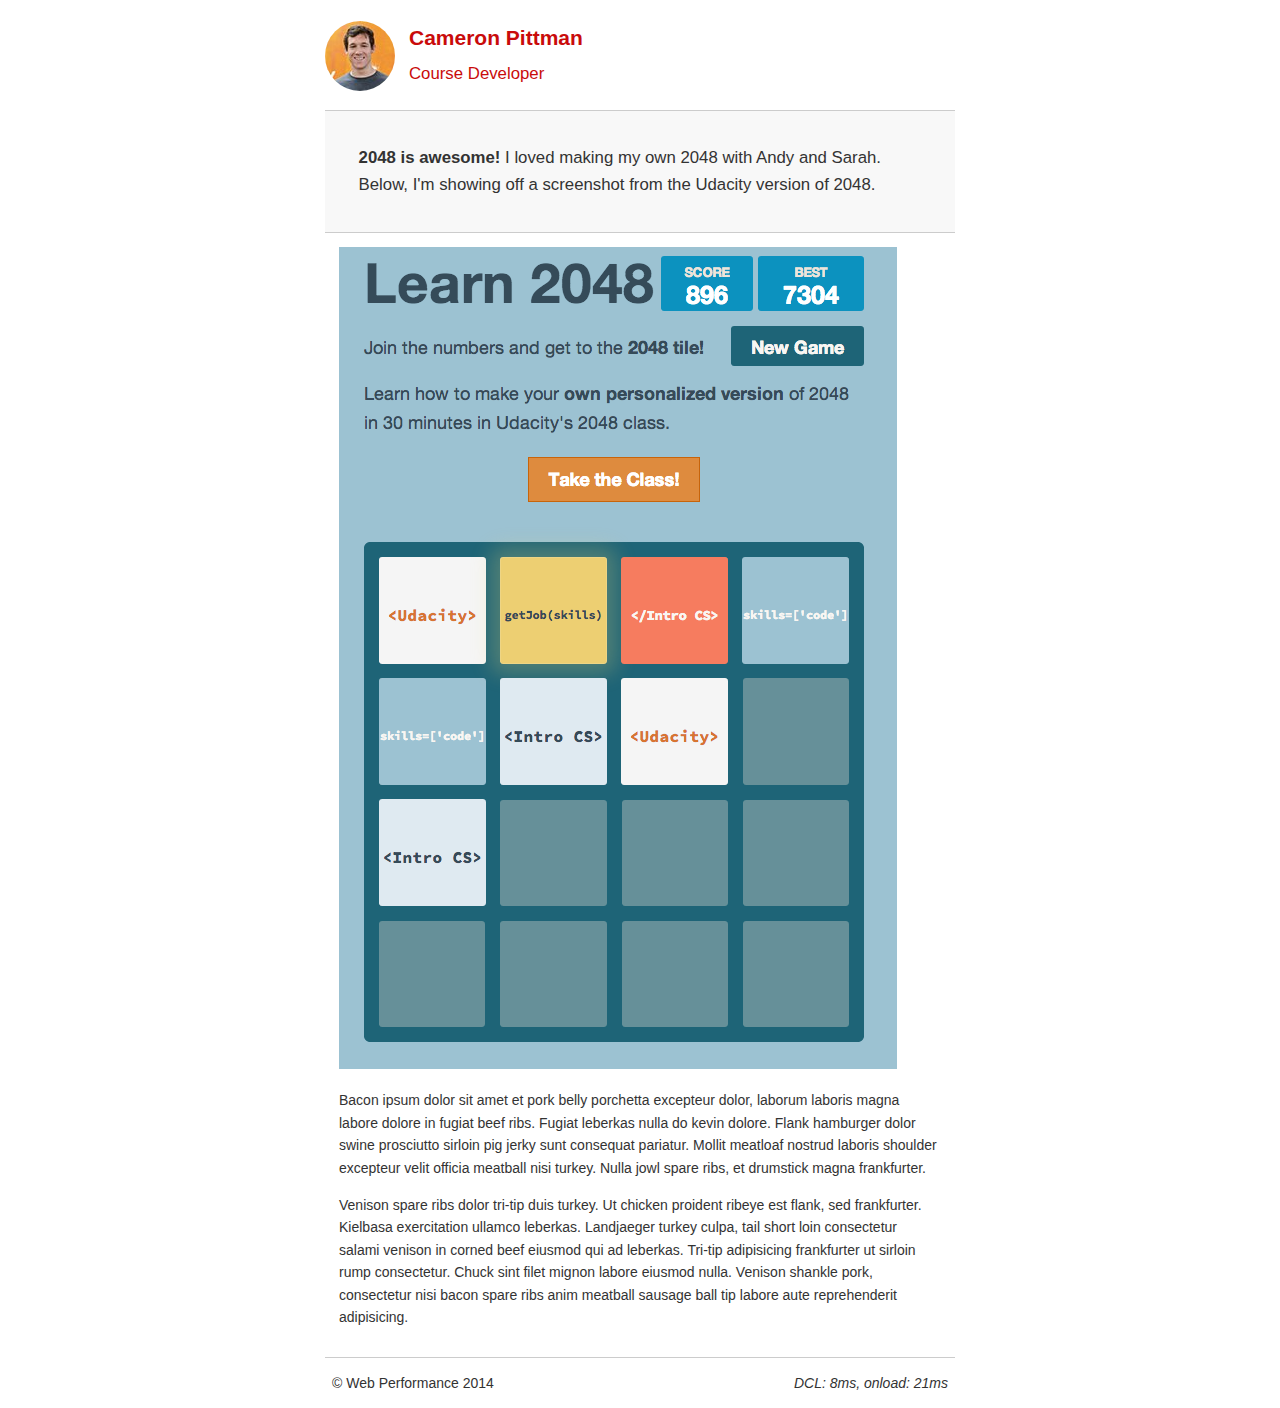
<file: project-2048.html>
<!DOCTYPE html>
<html lang="en">
  <head>
    <meta charset="utf-8">
    <meta name="viewport" content="width=device-width, initial-scale=1">
    <meta name="description" content=" FILL ME IN ">
    <meta name="author" content=" FILL ME IN ">
    <title>Cameron Pittman: Portfolio</title>

    <!-- 嗯，web字体对速度的影响有多大呢？测量一下吧... -->
    <!-- <link href="//fonts.googleapis.com/css?family=Open+Sans:400,700" rel="stylesheet"> -->

    <link href="css/print.css" rel="stylesheet" media="print">
    <style>
          html {
            font-size: 100%;
            overflow-y: scroll;
            -webkit-tap-highlight-color: rgba(0,0,0,0);
            -ms-text-size-adjust: 100%;
            -webkit-text-size-adjust: none;
          }
          body { margin: 0; font-size: 14px; line-height: 1.61; font-weight: 400; }
          body, button, input, select, textarea { font-family: 'Open Sans', sans-serif; color: #333; }

          a { color: #12C; }
          a:visited { color: #61C; }
          a:focus { outline: thin dotted; }
          a:hover, a:active { color: #c00; outline: 0; }

          b, strong { font-weight: bold; }
          pre, code { font-family: monospace, monospace; font-size: 1em; }
          ul, ol { margin: 1em 0; padding: 0 0 0 20px; }
          img { border: 0; max-width: 100%; }

          body { background: #fff; }
          header, footer, .container { max-width: 45em; margin: 0 auto; }

          header { padding: 0 0.5em; color: #C90B0B; }
          header img { border-radius: 40px; float: left; }
          header p { font-size:1.5em; font-weight: bold; padding-left: 4em;}
          header p span { font-size: 0.8em; font-weight: normal;}

          .hero { padding: 2em; background-color: #f8f8f8; font-size:1.2em;
            border-bottom: 1px solid #ccc;
            border-top: 1px solid #ccc;
          }

          .content { padding: 1em 1em; }
          .content li { list-style-type: none; font-size: 1.1em;}
          li img { float:left; padding-right: 1em; width:100px;}
          li p { font-size: 0.9em; font-style: italic; }
          footer {
            padding: 0 0.5em;
            border-top: 1px solid #ccc;
          }
          footer span { float: right; font-style: italic; }
          @media only screen and (max-width: 480px) {
            body { font-size: 12px;}
            header p { padding-left: 4.5em;}
          }
    </style>
    <script async src="js/perfmatters.js"></script>
  </head>

  <body>
    <header>
      <a href="/"><img src="img/profilepic.jpg"></a>
      <p>Cameron Pittman<br><span>Course Developer</span></p>
    </header>

    <div class="container">
      <div class="hero">
        <strong>2048 is awesome!</strong> I loved making my own 2048 with Andy and Sarah. Below, I'm showing off a screenshot from the Udacity version of 2048.
      </div>

      <div class="content">

        <img class="img-responsive" src="img/2048.png">

        <p>Bacon ipsum dolor sit amet et pork belly porchetta excepteur dolor, laborum laboris magna labore dolore in fugiat beef ribs. Fugiat leberkas nulla do kevin dolore. Flank hamburger dolor swine prosciutto sirloin pig jerky sunt consequat pariatur. Mollit meatloaf nostrud laboris shoulder excepteur velit officia meatball nisi turkey. Nulla jowl spare ribs, et drumstick magna frankfurter.</p>

        <p>Venison spare ribs dolor tri-tip duis turkey. Ut chicken proident ribeye est flank, sed frankfurter. Kielbasa exercitation ullamco leberkas. Landjaeger turkey culpa, tail short loin consectetur salami venison in corned beef eiusmod qui ad leberkas. Tri-tip adipisicing frankfurter ut sirloin rump consectetur. Chuck sint filet mignon labore eiusmod nulla. Venison shankle pork, consectetur nisi bacon spare ribs anim meatball sausage ball tip labore aute reprehenderit adipisicing.</p>

    </div>

    <footer>
      <p>&copy; Web Performance 2014 <span id="crp-stats"></span></p>
    </footer>
    
    <script src="http://staticfile.qnssl.com/webfont/1.6.16/webfontloader.js"></script>
    <script>
      WebFont.load({
        google:{
          families:['Open Sans:400,700']
        }
      });
    </script>


    <script>
      (function(w,g){w['GoogleAnalyticsObject']=g;
      w[g]=w[g]||function(){(w[g].q=w[g].q||[]).push(arguments)};w[g].l=1*new Date();})(window,'ga');

      // 可选 TODO: 用你的 Google Analytics ID 替换它
      ga('create', 'UA-XXXX-Y');
      ga('send', 'pageview');
    </script>
   <script src="http://www.google-analytics.com/analytics.js"></script>
  </body>
</html>
</file>
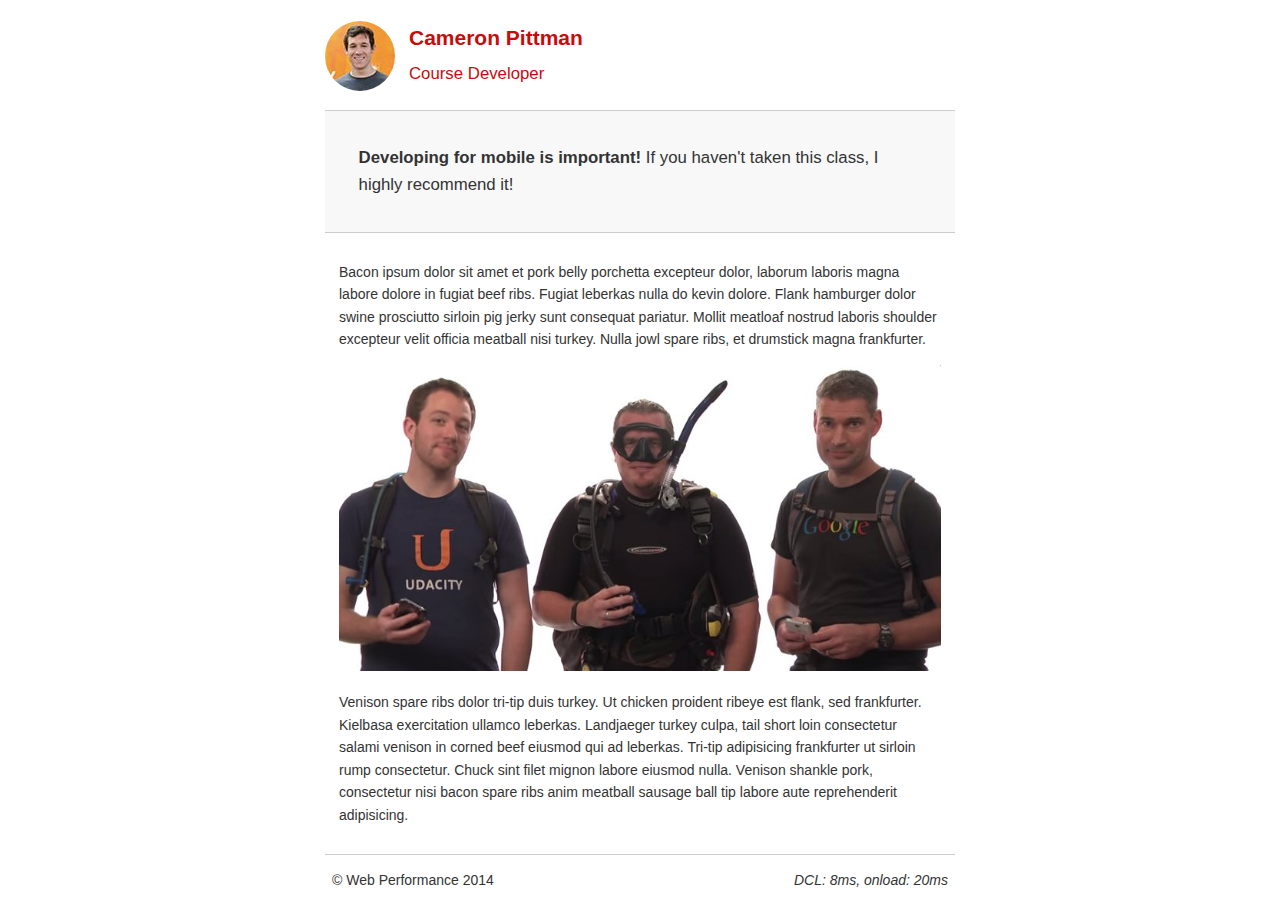
<file: project-mobile.html>
<!DOCTYPE html>
<html lang="en">
  <head>
    <meta charset="utf-8">
    <meta name="viewport" content="width=device-width, initial-scale=1">
    <meta name="description" content=" FILL ME IN ">
    <meta name="author" content=" FILL ME IN ">
    <title>Cameron Pitman: Portfolio</title>

    <!-- 嗯，web字体对速度的影响有多大呢？测量一下吧... -->
    <!-- <link href="//fonts.googleapis.com/css?family=Open+Sans:400,700" rel="stylesheet"> -->
    <link href="css/print.css" rel="stylesheet" media="print">
    <style>
          html {
            font-size: 100%;
            overflow-y: scroll;
            -webkit-tap-highlight-color: rgba(0,0,0,0);
            -ms-text-size-adjust: 100%;
            -webkit-text-size-adjust: none;
          }
          body { margin: 0; font-size: 14px; line-height: 1.61; font-weight: 400; }
          body, button, input, select, textarea { font-family: 'Open Sans', sans-serif; color: #333; }

          a { color: #12C; }
          a:visited { color: #61C; }
          a:focus { outline: thin dotted; }
          a:hover, a:active { color: #c00; outline: 0; }

          b, strong { font-weight: bold; }
          pre, code { font-family: monospace, monospace; font-size: 1em; }
          ul, ol { margin: 1em 0; padding: 0 0 0 20px; }
          img { border: 0; max-width: 100%; }

          body { background: #fff; }
          header, footer, .container { max-width: 45em; margin: 0 auto; }

          header { padding: 0 0.5em; color: #C90B0B; }
          header img { border-radius: 40px; float: left; }
          header p { font-size:1.5em; font-weight: bold; padding-left: 4em;}
          header p span { font-size: 0.8em; font-weight: normal;}

          .hero { padding: 2em; background-color: #f8f8f8; font-size:1.2em;
            border-bottom: 1px solid #ccc;
            border-top: 1px solid #ccc;
          }

          .content { padding: 1em 1em; }
          .content li { list-style-type: none; font-size: 1.1em;}
          li img { float:left; padding-right: 1em; width:100px;}
          li p { font-size: 0.9em; font-style: italic; }
          footer {
            padding: 0 0.5em;
            border-top: 1px solid #ccc;
          }
          footer span { float: right; font-style: italic; }
          @media only screen and (max-width: 480px) {
            body { font-size: 12px;}
            header p { padding-left: 4.5em;}
          }
    </style>
    <script async src="js/perfmatters.js"></script>
  </head>

  <body>
    <header>
      <a href="/"><img src="img/profilepic.jpg"></a>
      <p>Cameron Pittman<br><span>Course Developer</span></p>
    </header>

    <div class="container">
      <div class="hero">
        <strong>Developing for mobile is important!</strong> If you haven't taken this class, I highly recommend it!
      </div>

      <div class="content">

        <p>Bacon ipsum dolor sit amet et pork belly porchetta excepteur dolor, laborum laboris magna labore dolore in fugiat beef ribs. Fugiat leberkas nulla do kevin dolore. Flank hamburger dolor swine prosciutto sirloin pig jerky sunt consequat pariatur. Mollit meatloaf nostrud laboris shoulder excepteur velit officia meatball nisi turkey. Nulla jowl spare ribs, et drumstick magna frankfurter.</p>

        <img src="img/mobilewebdev.jpg">

        <p>Venison spare ribs dolor tri-tip duis turkey. Ut chicken proident ribeye est flank, sed frankfurter. Kielbasa exercitation ullamco leberkas. Landjaeger turkey culpa, tail short loin consectetur salami venison in corned beef eiusmod qui ad leberkas. Tri-tip adipisicing frankfurter ut sirloin rump consectetur. Chuck sint filet mignon labore eiusmod nulla. Venison shankle pork, consectetur nisi bacon spare ribs anim meatball sausage ball tip labore aute reprehenderit adipisicing.</p>

    </div>

    <footer>
      <p>&copy; Web Performance 2014 <span id="crp-stats"></span></p>
    </footer>
        <script src="http://staticfile.qnssl.com/webfont/1.6.16/webfontloader.js"></script>
    <script>
      WebFont.load({
        google:{
          families:['Open Sans:400,700']
        }
      });
    </script>


    <script>
      (function(w,g){w['GoogleAnalyticsObject']=g;
      w[g]=w[g]||function(){(w[g].q=w[g].q||[]).push(arguments)};w[g].l=1*new Date();})(window,'ga');

      // 可选 TODO: 用你的 Google Analytics ID 替换它
      ga('create', 'UA-XXXX-Y');
      ga('send', 'pageview');
    </script>
   <script src="http://www.google-analytics.com/analytics.js"></script>
  </body>
</html>
</file>
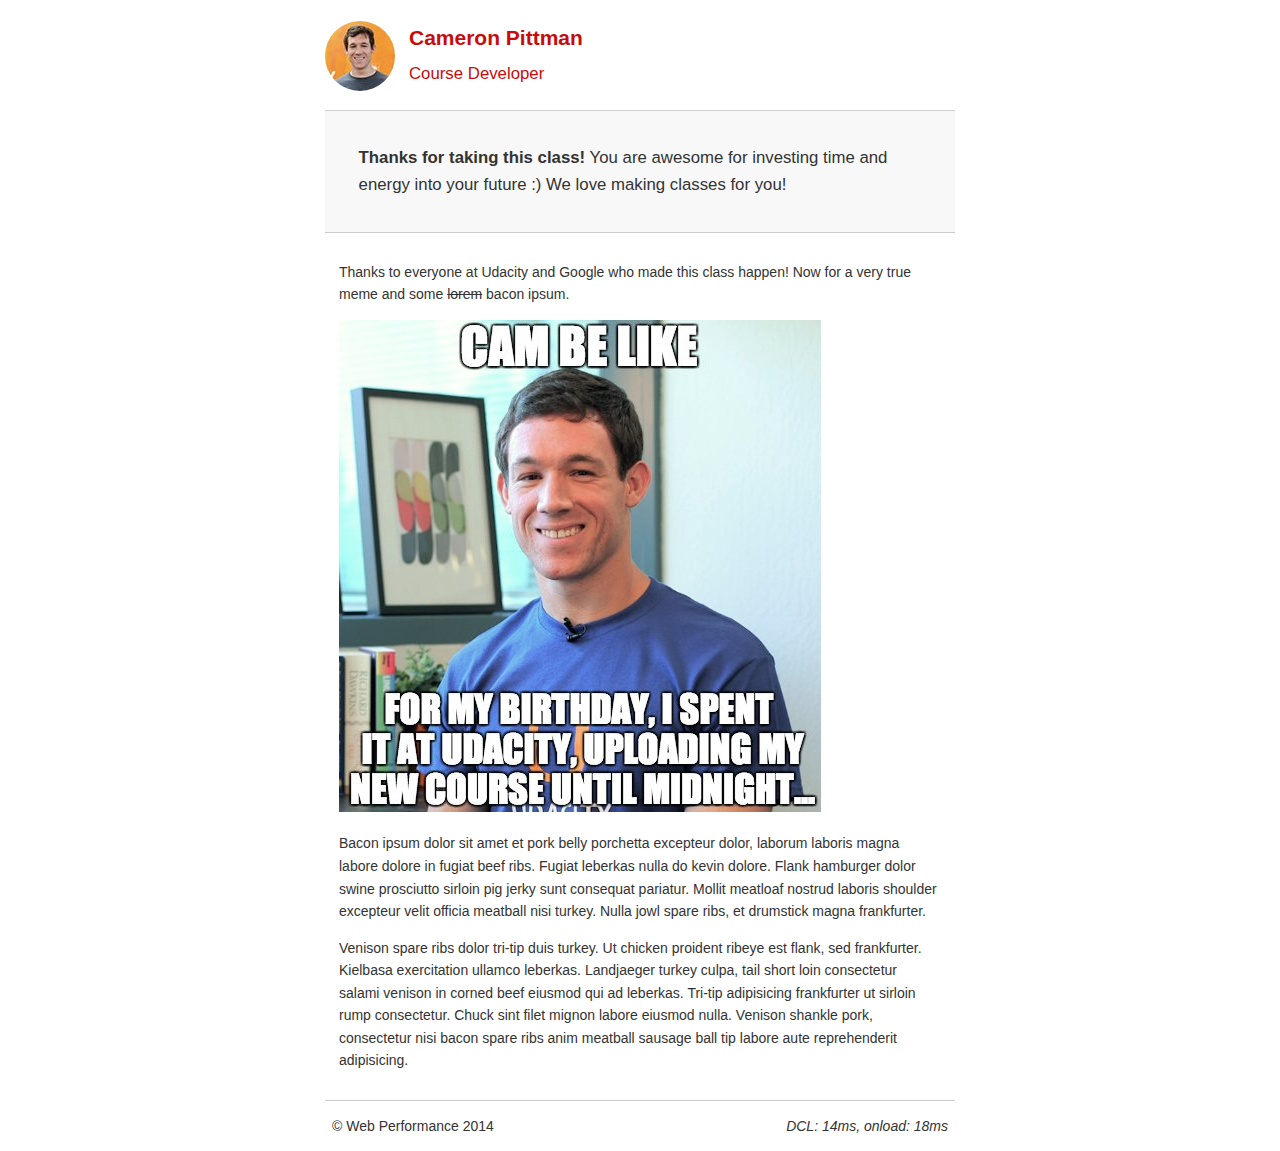
<file: project-webperf.html>
<!DOCTYPE html>
<html lang="en">
  <head>
    <meta charset="utf-8">
    <meta name="viewport" content="width=device-width, initial-scale=1">
    <meta name="description" content=" FILL ME IN ">
    <meta name="author" content=" FILL ME IN ">
    <title>Cameron Pittman: Portfolio</title>

    <!-- 嗯，web字体对速度的影响有多大呢？测量一下吧... -->
    <!-- <link href="//fonts.googleapis.com/css?family=Open+Sans:400,700" rel="stylesheet"> -->

    <link href="css/print.css" rel="stylesheet" media="print">
    <style>
          html {
            font-size: 100%;
            overflow-y: scroll;
            -webkit-tap-highlight-color: rgba(0,0,0,0);
            -ms-text-size-adjust: 100%;
            -webkit-text-size-adjust: none;
          }
          body { margin: 0; font-size: 14px; line-height: 1.61; font-weight: 400; }
          body, button, input, select, textarea { font-family: 'Open Sans', sans-serif; color: #333; }

          a { color: #12C; }
          a:visited { color: #61C; }
          a:focus { outline: thin dotted; }
          a:hover, a:active { color: #c00; outline: 0; }

          b, strong { font-weight: bold; }
          pre, code { font-family: monospace, monospace; font-size: 1em; }
          ul, ol { margin: 1em 0; padding: 0 0 0 20px; }
          img { border: 0; max-width: 100%; }

          body { background: #fff; }
          header, footer, .container { max-width: 45em; margin: 0 auto; }

          header { padding: 0 0.5em; color: #C90B0B; }
          header img { border-radius: 40px; float: left; }
          header p { font-size:1.5em; font-weight: bold; padding-left: 4em;}
          header p span { font-size: 0.8em; font-weight: normal;}

          .hero { padding: 2em; background-color: #f8f8f8; font-size:1.2em;
            border-bottom: 1px solid #ccc;
            border-top: 1px solid #ccc;
          }

          .content { padding: 1em 1em; }
          .content li { list-style-type: none; font-size: 1.1em;}
          li img { float:left; padding-right: 1em; width:100px;}
          li p { font-size: 0.9em; font-style: italic; }
          footer {
            padding: 0 0.5em;
            border-top: 1px solid #ccc;
          }
          footer span { float: right; font-style: italic; }
          @media only screen and (max-width: 480px) {
            body { font-size: 12px;}
            header p { padding-left: 4.5em;}
          }
    </style>
    <script async src="js/perfmatters.js"></script>
  </head>

  <body>
    <header>
      <a href="/"><img src="img/profilepic.jpg"></a>
      <p>Cameron Pittman<br><span>Course Developer</span></p>
    </header>

    <div class="container">
      <div class="hero">
        <strong>Thanks for taking this class!</strong> You are awesome for investing time and energy into your future :) We love making classes for you!
      </div>

      <div class="content">

        <p>Thanks to everyone at Udacity and Google who made this class happen! Now for a very true meme and some <strike>lorem</strike> bacon ipsum.</p>

        <img src="img/cam_be_like.jpg">

        <p>Bacon ipsum dolor sit amet et pork belly porchetta excepteur dolor, laborum laboris magna labore dolore in fugiat beef ribs. Fugiat leberkas nulla do kevin dolore. Flank hamburger dolor swine prosciutto sirloin pig jerky sunt consequat pariatur. Mollit meatloaf nostrud laboris shoulder excepteur velit officia meatball nisi turkey. Nulla jowl spare ribs, et drumstick magna frankfurter.</p>

        <p>Venison spare ribs dolor tri-tip duis turkey. Ut chicken proident ribeye est flank, sed frankfurter. Kielbasa exercitation ullamco leberkas. Landjaeger turkey culpa, tail short loin consectetur salami venison in corned beef eiusmod qui ad leberkas. Tri-tip adipisicing frankfurter ut sirloin rump consectetur. Chuck sint filet mignon labore eiusmod nulla. Venison shankle pork, consectetur nisi bacon spare ribs anim meatball sausage ball tip labore aute reprehenderit adipisicing.</p>

    </div>

    <footer>
      <p>&copy; Web Performance 2014 <span id="crp-stats"></span></p>
    </footer>
        <script src="http://staticfile.qnssl.com/webfont/1.6.16/webfontloader.js"></script>
    <script>
      WebFont.load({
        google:{
          families:['Open Sans:400,700']
        }
      });
    </script>


    <script>
      (function(w,g){w['GoogleAnalyticsObject']=g;
      w[g]=w[g]||function(){(w[g].q=w[g].q||[]).push(arguments)};w[g].l=1*new Date();})(window,'ga');

      // 可选 TODO: 用你的 Google Analytics ID 替换它
      ga('create', 'UA-XXXX-Y');
      ga('send', 'pageview');
    </script>
   <script src="http://www.google-analytics.com/analytics.js"></script>
  </body>
</html>
</file>
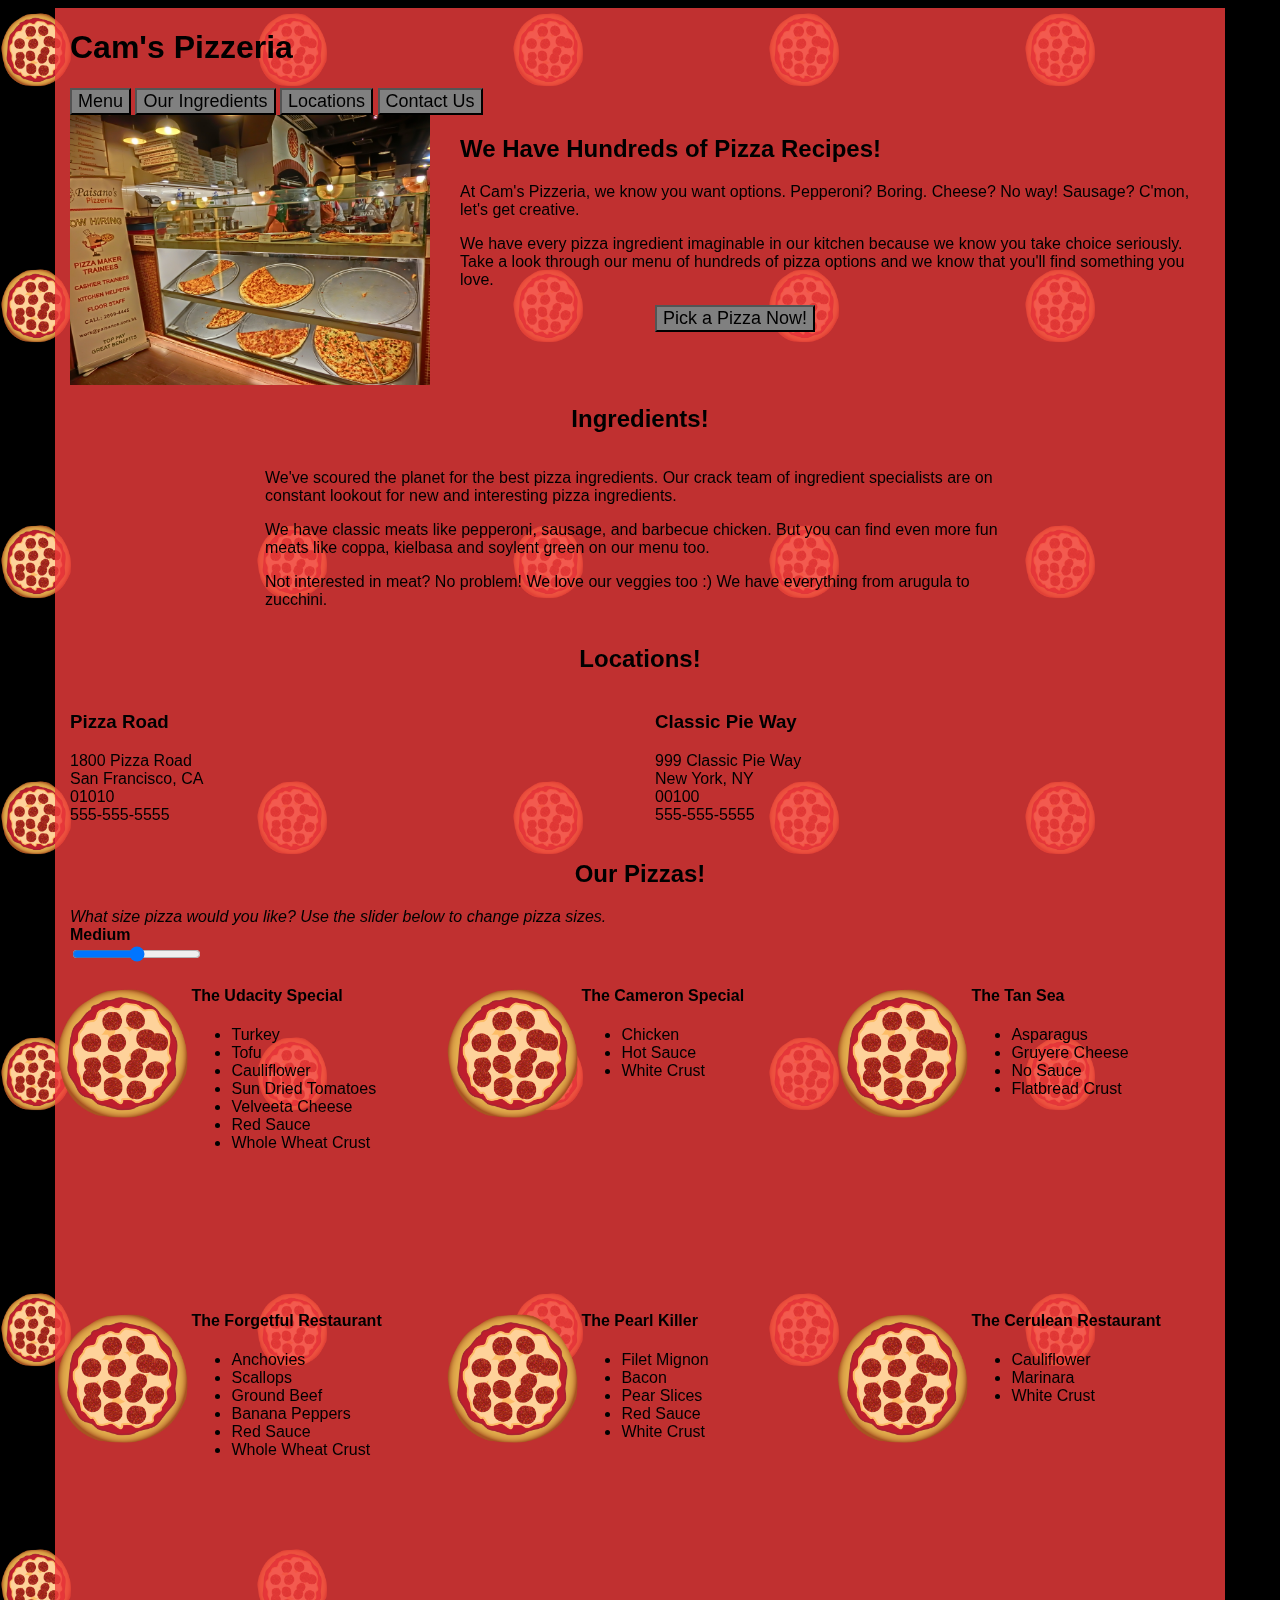
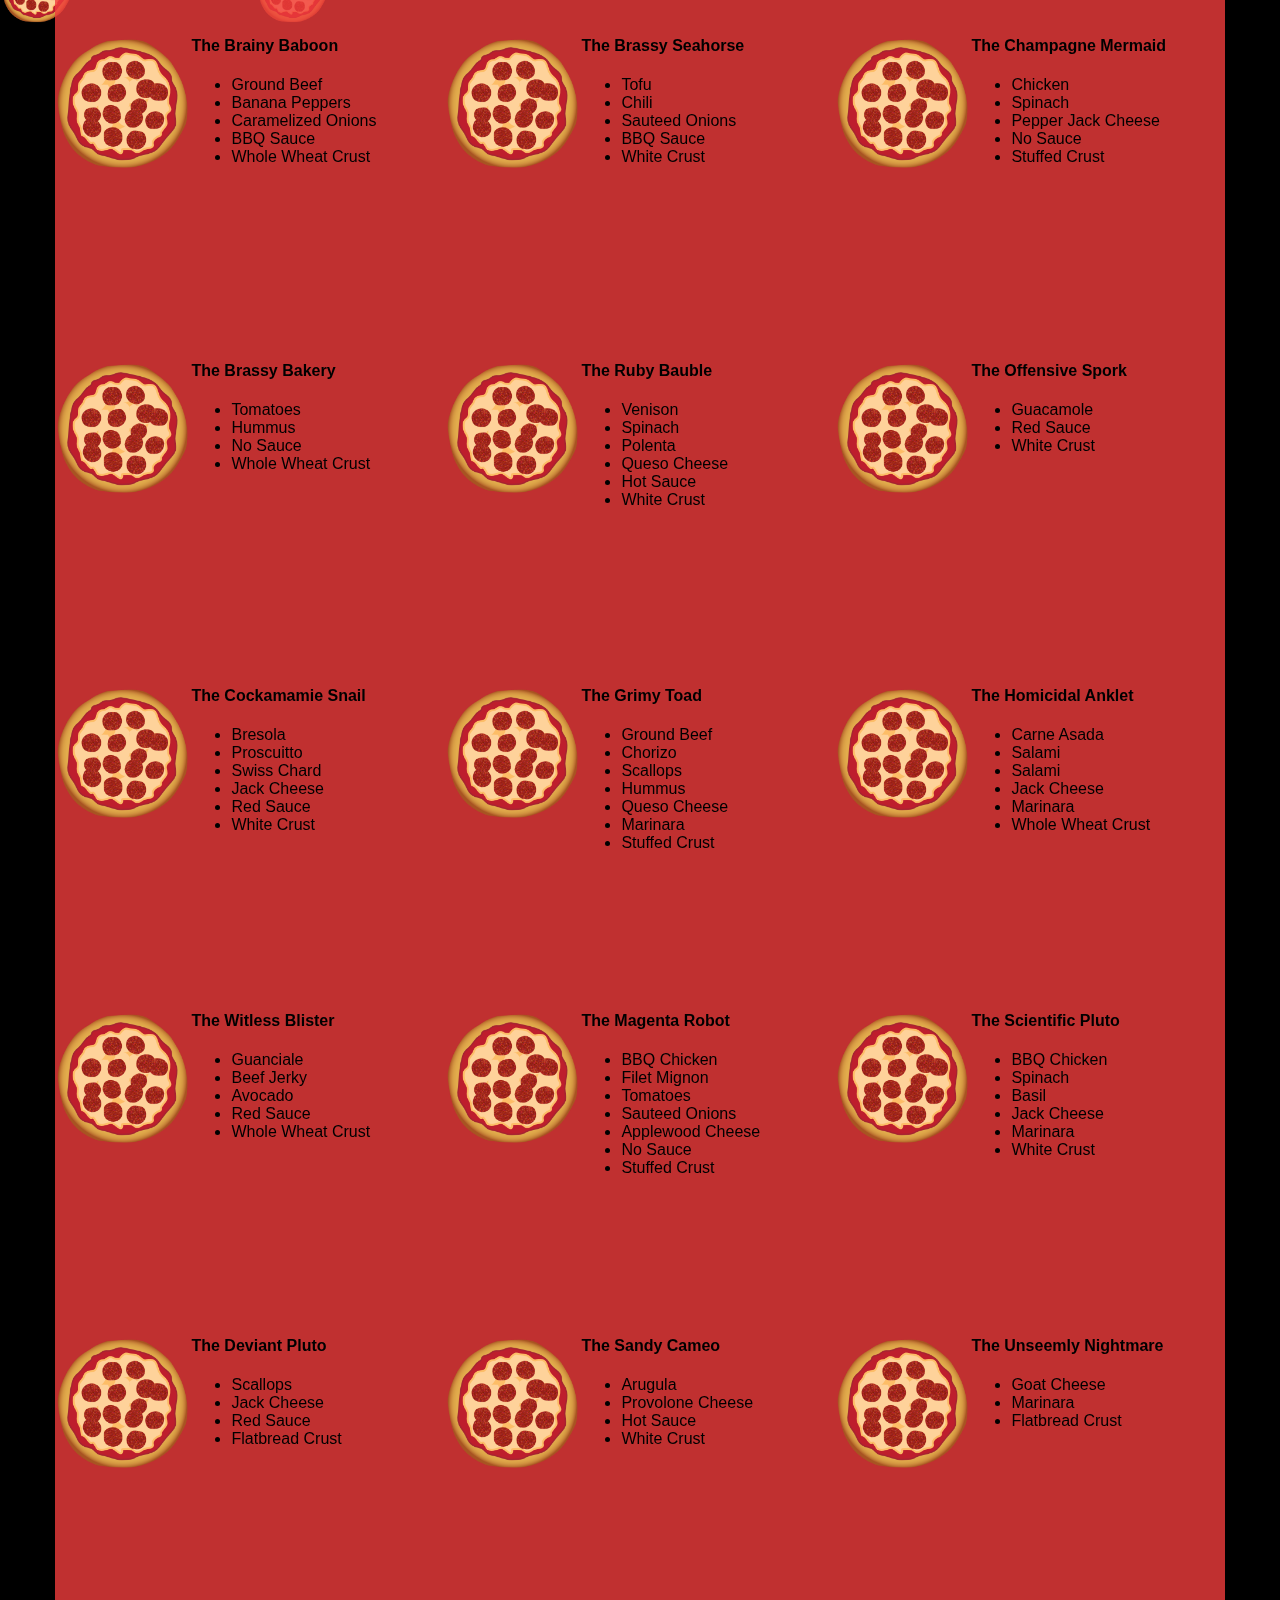
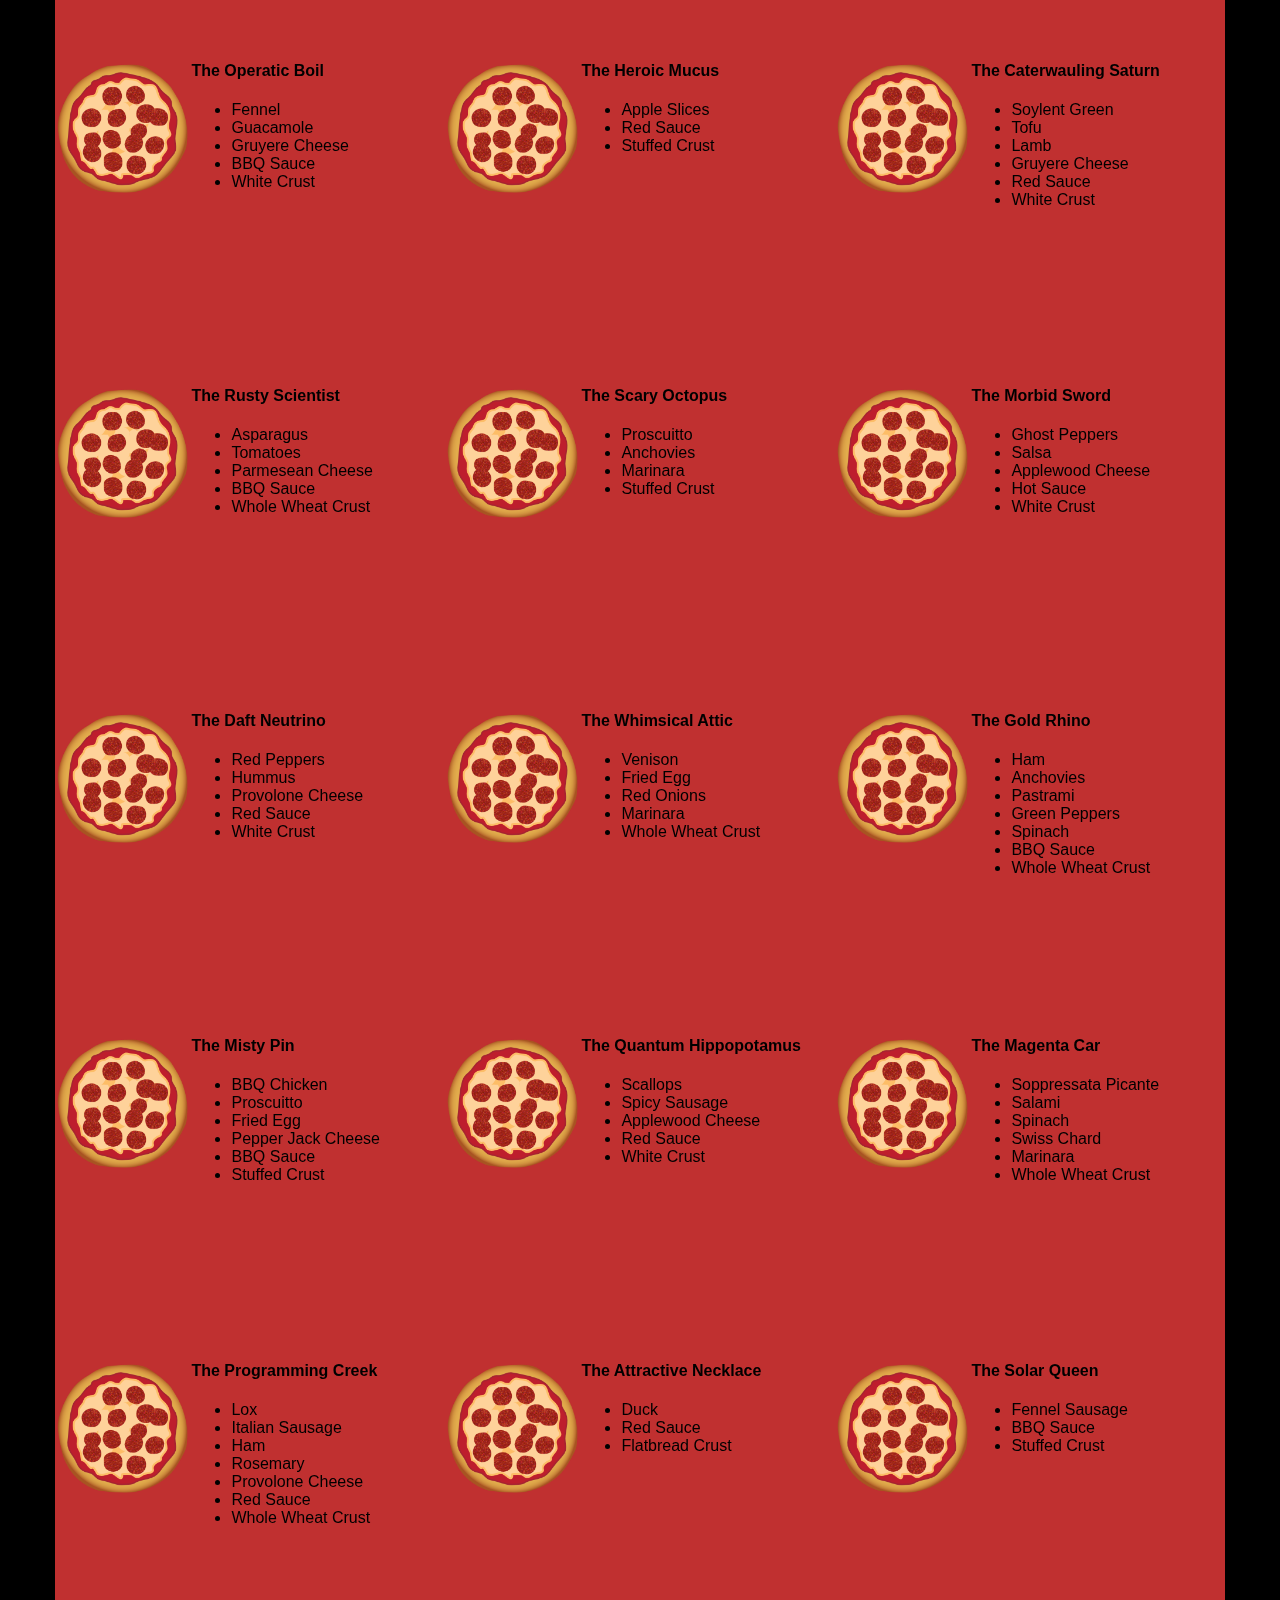
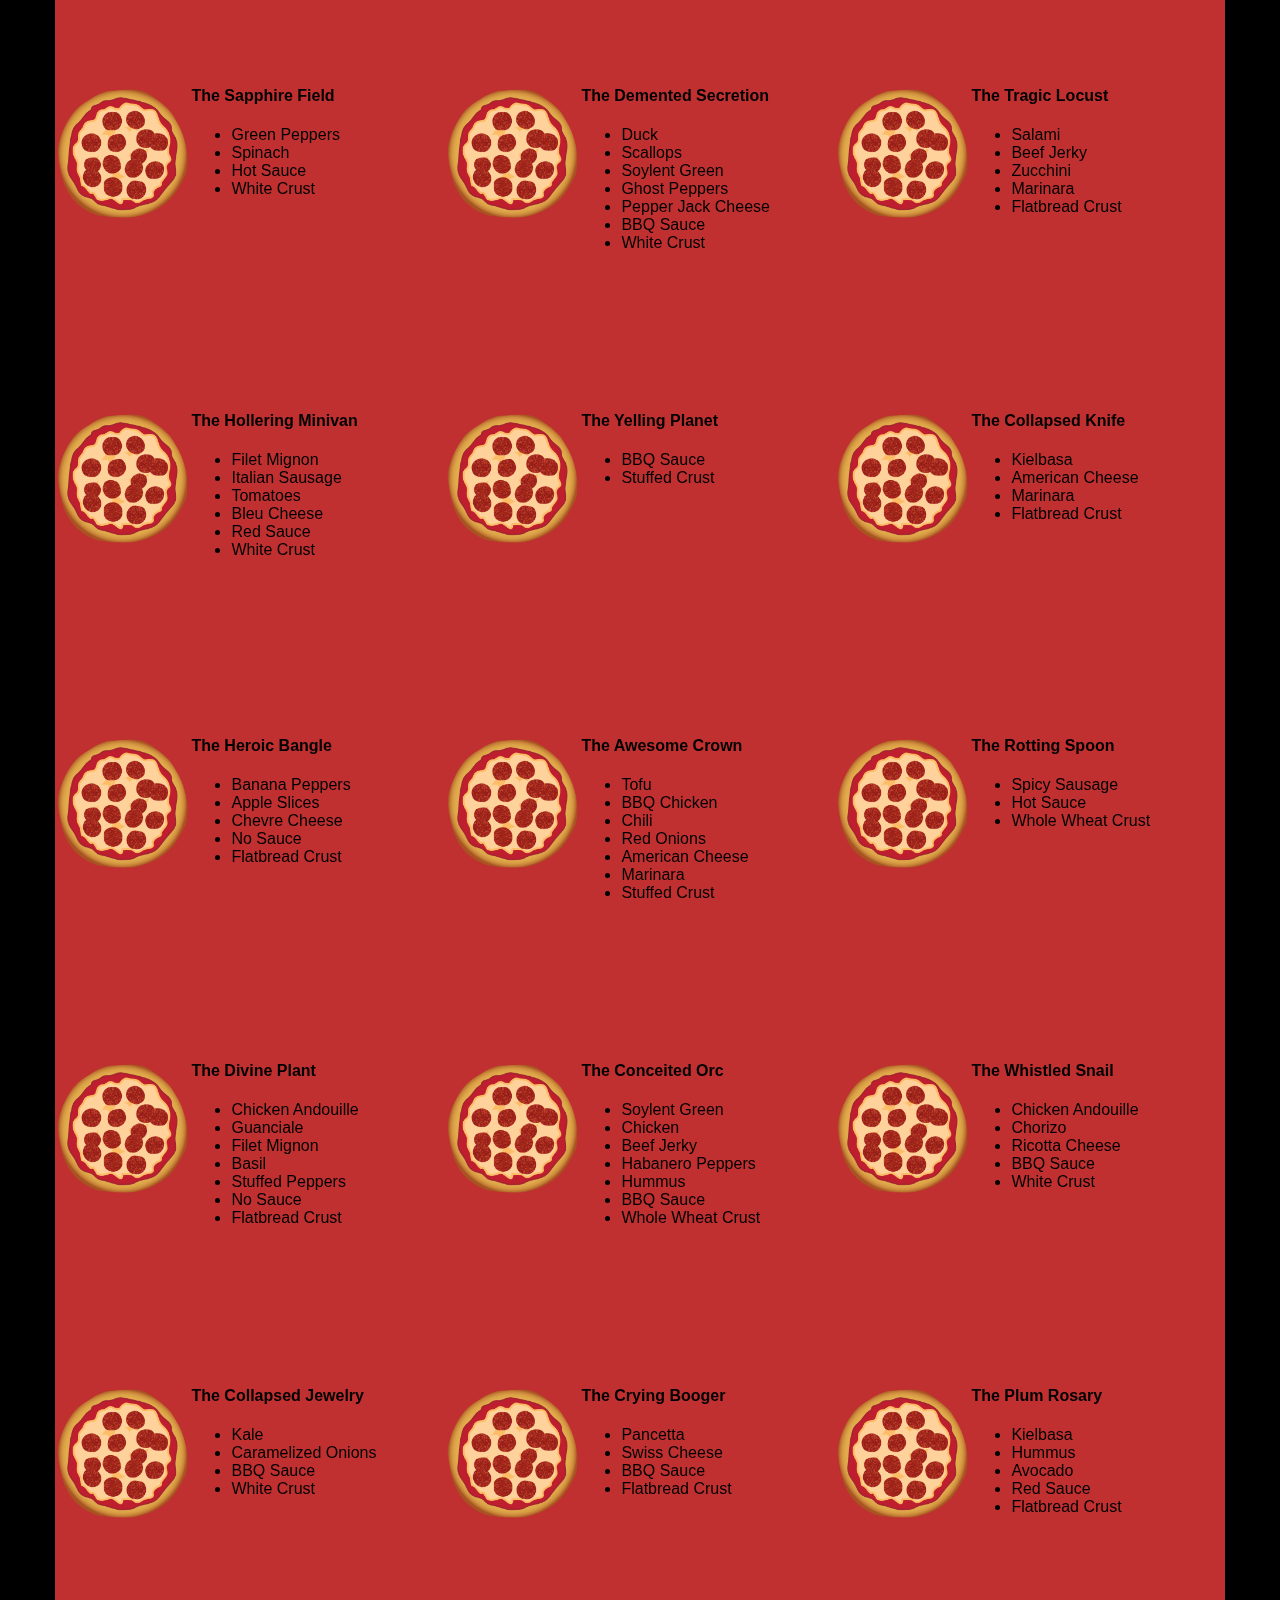
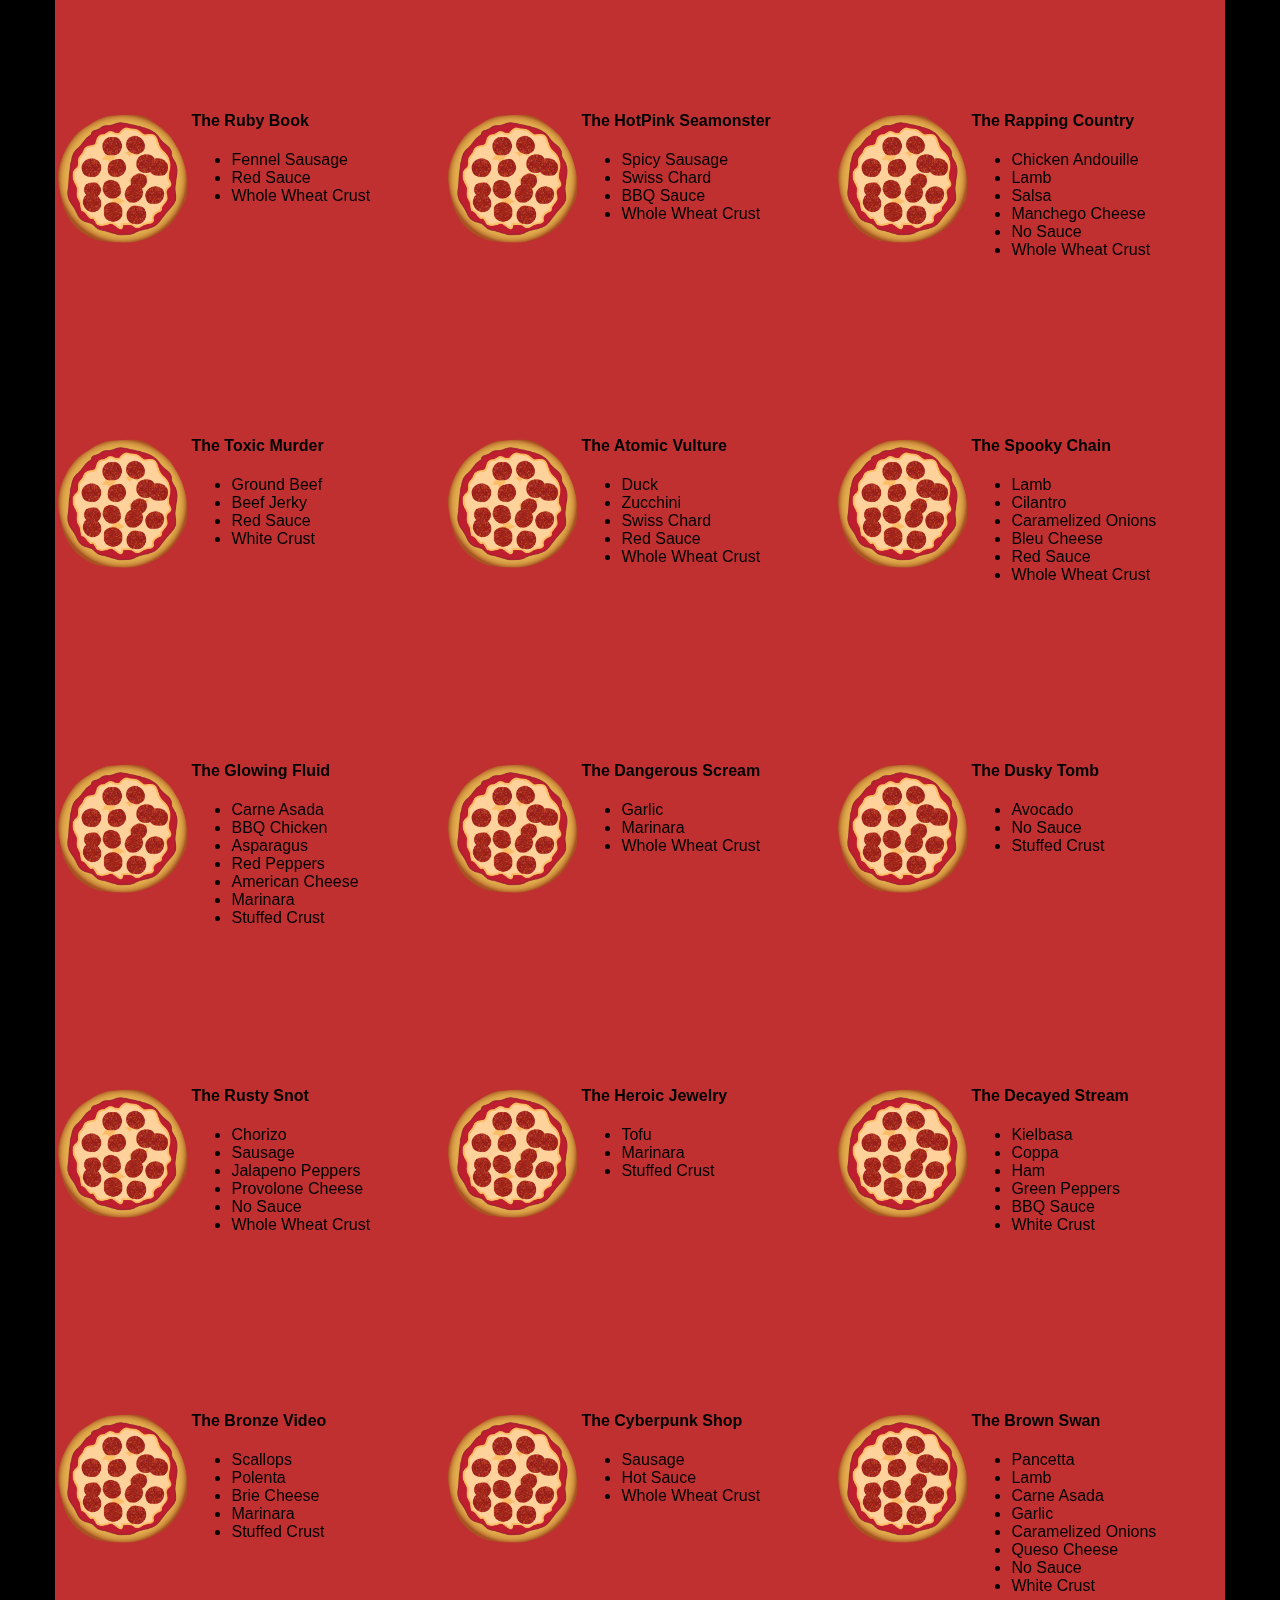
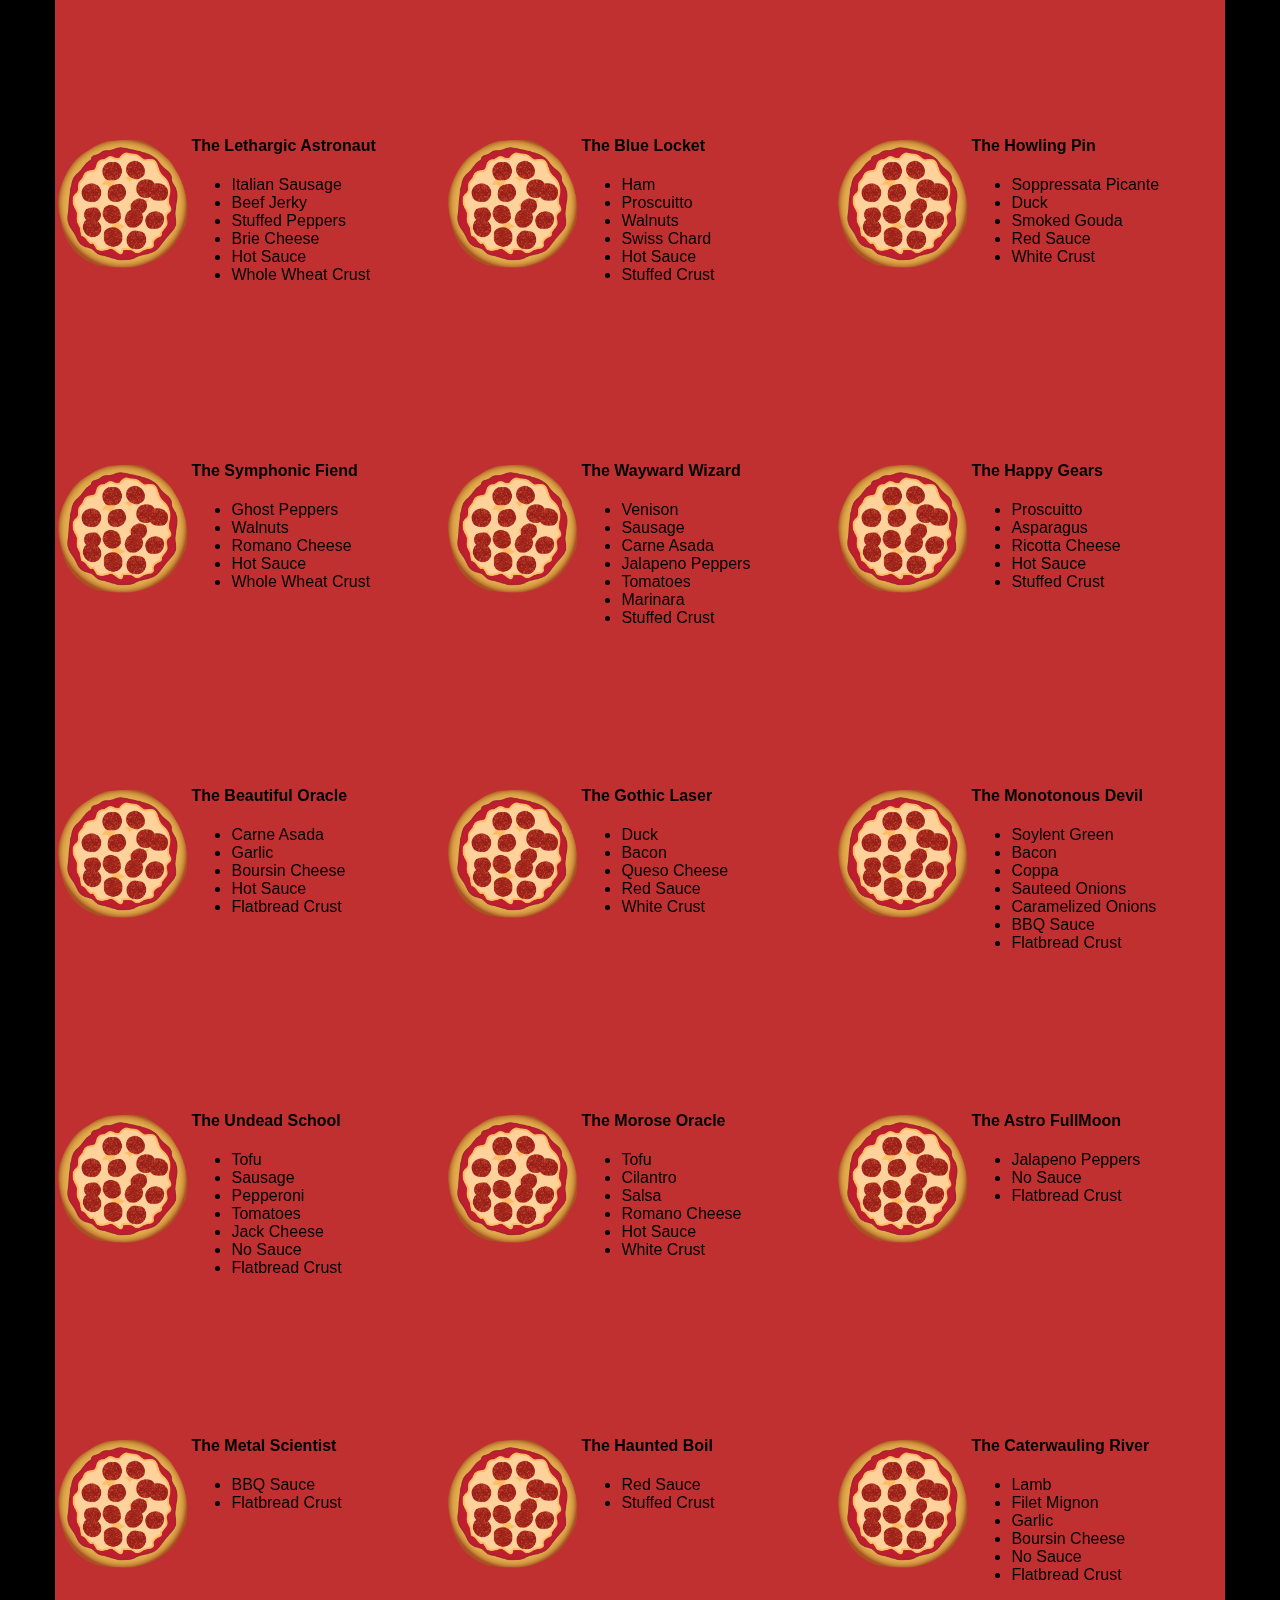
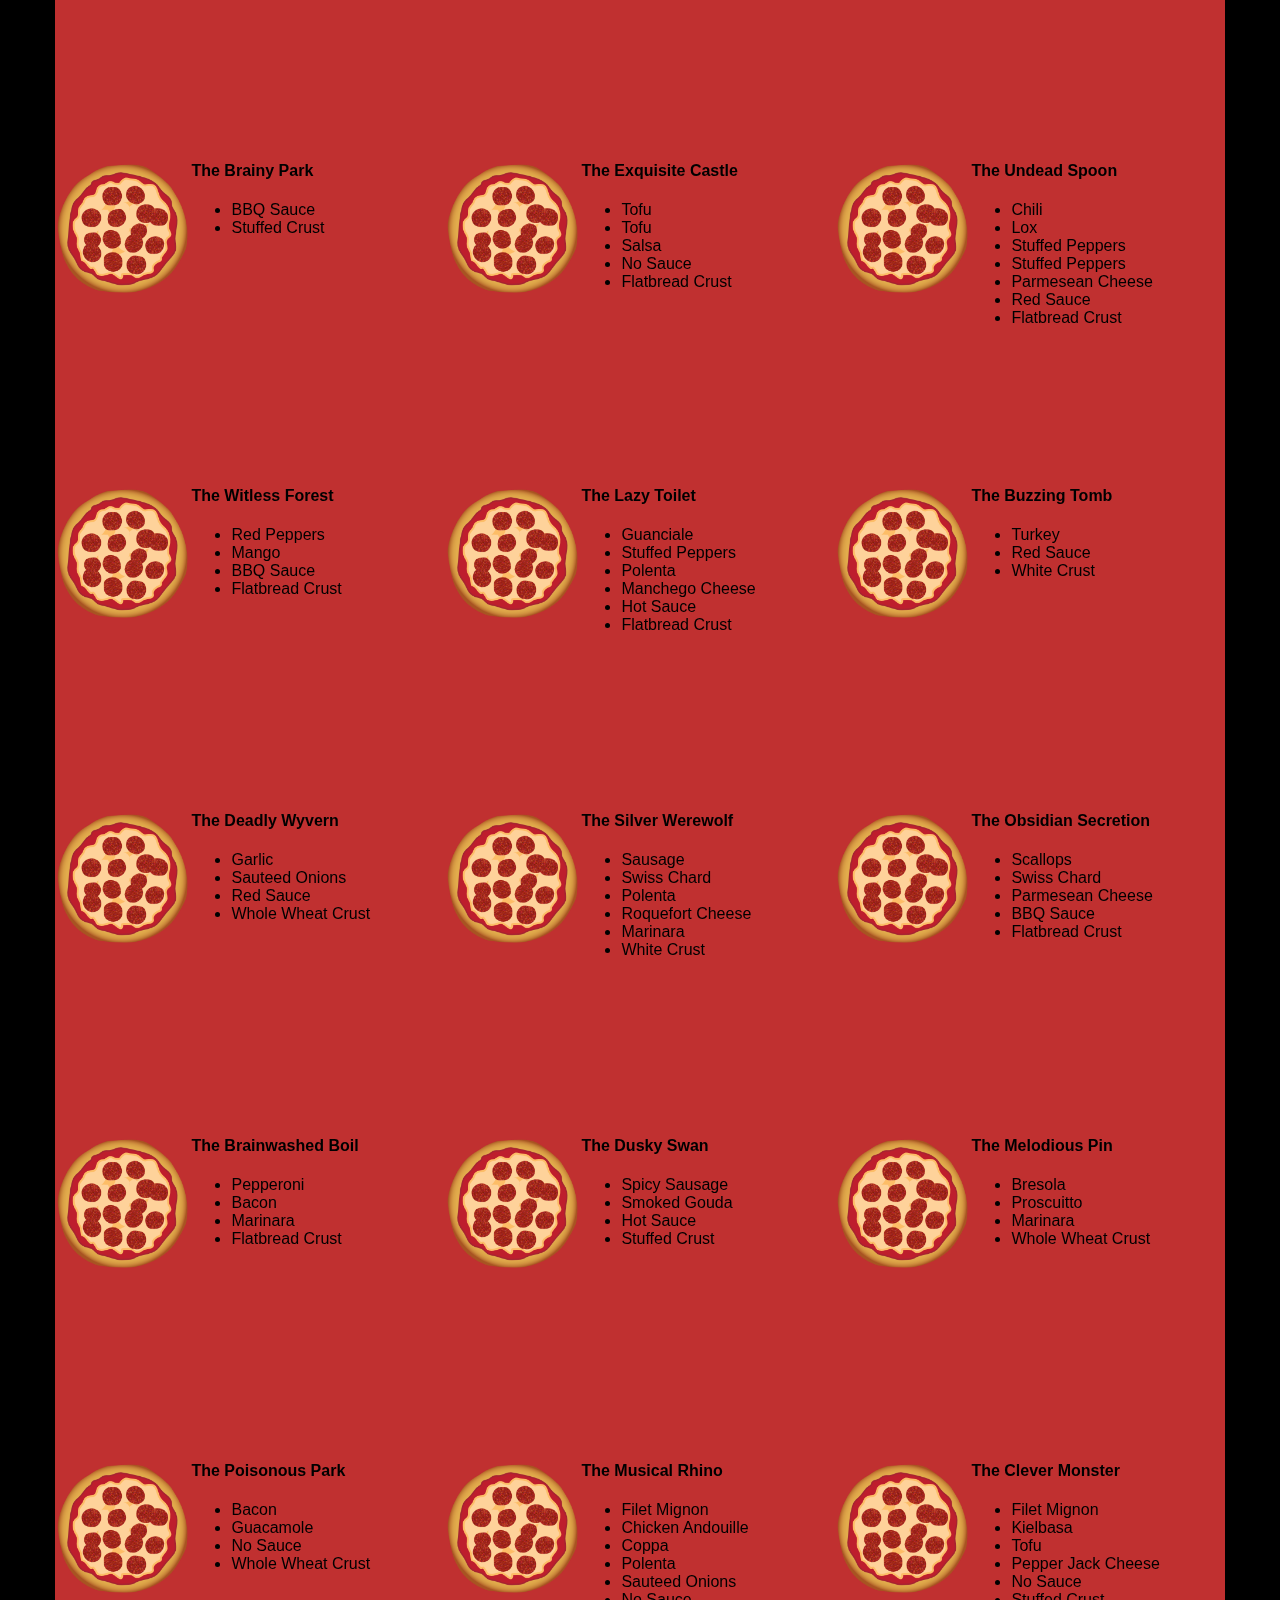
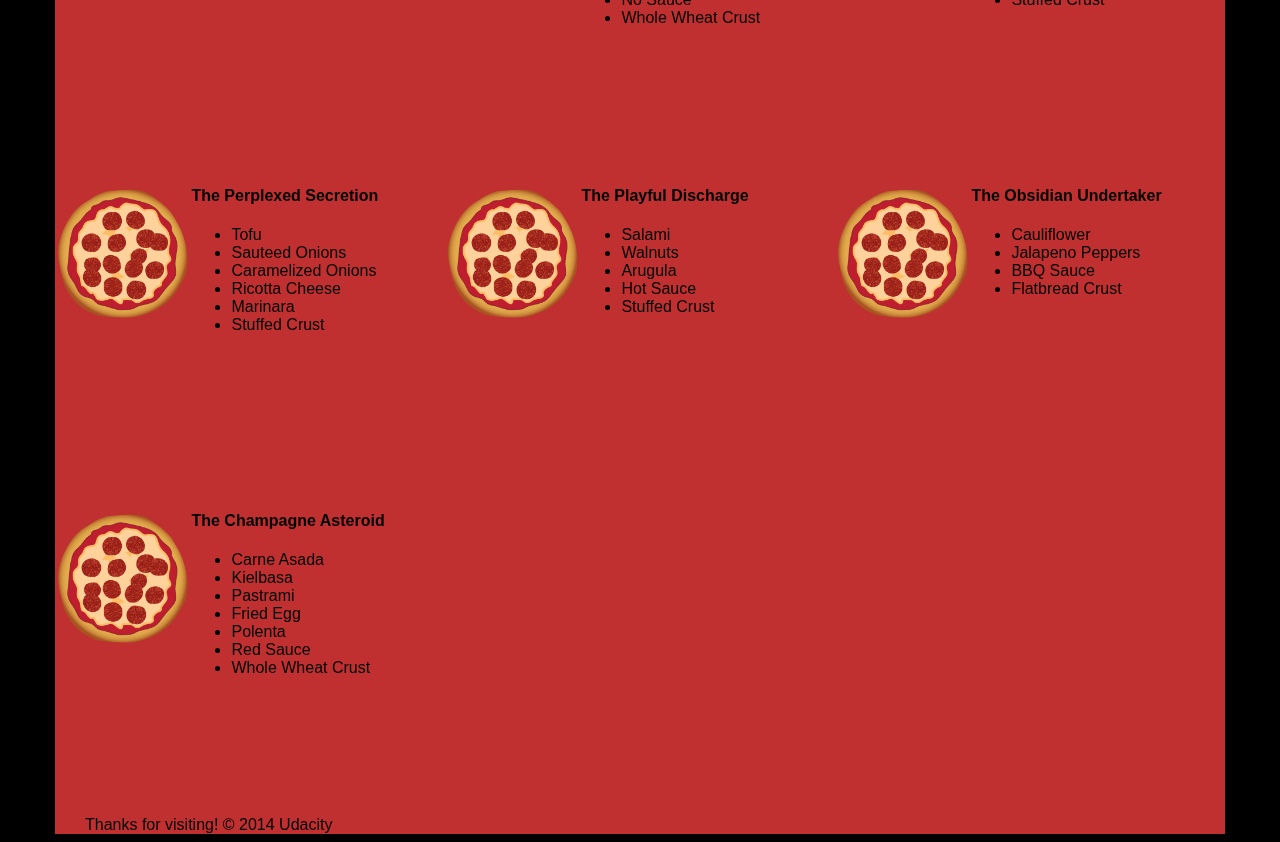
<file: views/pizza.html>
<!DOCTYPE HTML>
<html>
<head>
  <link rel="stylesheet" href="css/style.css">
  <link rel="stylesheet" href="css/bootstrap-grid.css">
</head>

<body>
  <div class="container">
    <div id="header" class="row">
      <div class="col-md-6">
        <div class="row">
          <div class="col-md-12">
            <h1>Cam's Pizzeria</h1>
            <div class="row">
              <div id="menu" class="col-md-12">
                <form action="#randomPizzas">
                  <input type="submit" value="Menu">
                </form>
                <form action="#ingredients">
                  <input type="submit" value="Our Ingredients">
                </form>
                <form action="#locations">
                  <input type="submit" value="Locations">
                </form>
                <form action="#" onsubmit="alert('Thanks for clicking! This button doesn\'t do anything because this is a fake pizzeria :\)')">
                  <input type="submit" value="Contact Us">
                </form>
              </div>
            </div>
          </div>
        </div>
      </div>
      <div id="movingPizzas1" class="col-md-6">
      </div>
    </div>
    <div id="callToAction" class="row">
      <div class="col-md-4">
        <img src="images/pizzeria.jpg" class="img-responsive"> 
        <!--<img src="images/pizzeria.jpg" class="img-responsive">  Image credit to: http://commons.wikimedia.org/wiki/File:HK_TST_night_%E5%98%89%E8%98%AD%E9%81%93_Granville_Road_restaurant_Paisano's_Pizzeria_pizza_Dec-2013.JPG -->
      </div>
      <div class="col-md-8">
        <div class="row">
          <div class="col-md-12">
            <h2>We Have Hundreds of Pizza Recipes!</h2>
            <p>At Cam's Pizzeria, we know you want options. Pepperoni? Boring. Cheese? No way! Sausage? C'mon, let's get creative.</p>

            <p>We have every pizza ingredient imaginable in our kitchen because we know you take choice seriously. Take a look through our menu of hundreds of pizza options and we know that you'll find something you love.</p>
          </div>
        </div>
        <div class="row">
          <div class="col-md-6 col-md-push-3">
            <form action="#randomPizzas">
              <input type="submit" value="Pick a Pizza Now!">
            </form>
          </div>
        </div>
      </div>
    </div>
    <div id="ingredients" class="row">
      <div class="col-md-8 col-md-push-2">
        <div class="row">
          <div class="col-md-12 centered">
            <h2>Ingredients!</h2>
          </div>
        </div>
        <div class="row">
          <div class="col-md-12">
            <p>We've scoured the planet for the best pizza ingredients. Our crack team of ingredient specialists are on constant lookout for new and interesting pizza ingredients.</p>

            <p>We have classic meats like pepperoni, sausage, and barbecue chicken. But you can find even more fun meats like coppa, kielbasa and soylent green on our menu too.</p>

            <p>Not interested in meat? No problem! We love our veggies too :) We have everything from arugula to zucchini.</p>
          </div>
        </div>
      </div>
    </div>
    <div id="locations" class="row">
      <div class="col-md-12">
        <h2 style="text-align: center">Locations!</h2>
        <div class="row">
          <div class="col-md-6">
            <h3>Pizza Road</h3>
            <p>1800 Pizza Road<br>San Francisco, CA<br>01010<br>555-555-5555</p>
          </div>
          <div class="col-md-6">
            <h3>Classic Pie Way</h3>
            <p>999 Classic Pie Way<br>New York, NY<br>00100<br>555-555-5555</p>
          </div>
        </div>
      </div>
    </div>
    <div id="pizzaGenerator" class="row">
      <div class="col-md-12">
        <h2 style="text-align: center">Our Pizzas!</h2>
        <div class="row">
          <div class="col-md-12">
            <em>What size pizza would you like? Use the slider below to change pizza sizes.</em>
          </div>
          <div id="pizzaSize" class="col-md-6">Medium</div>
          <div class="col-md-12">
            <input id="sizeSlider" type="range" min="1" max="3" value="2" step="1" onchange="resizePizzas(this.value)"></input>
          </div>
        </div>
        <div id="randomPizzas" class="row">
          <div id="pizza0" class="randomPizzaContainer" style="width:33.33%; height: 325px;">
            <div style="width:35%">
              <img src="images/pizza.png" class="img-responsive">
            </div>
            <div style="width:65%">
              <h4>The Udacity Special</h4>
              <ul>
                <li>Turkey</li>
                <li>Tofu</li>
                <li>Cauliflower</li>
                <li>Sun Dried Tomatoes</li>
                <li>Velveeta Cheese</li>
                <li>Red Sauce</li>
                <li>Whole Wheat Crust</li>
              </ul>
            </div>
          </div>
          <div id="pizza1" class="randomPizzaContainer" style="width:33.33%; height: 325px;">
            <div style="width:35%">
              <img src="images/pizza.png" class="img-responsive">
            </div>
            <div style="width:65%">
              <h4>The Cameron Special</h4>
              <ul>
                <li>Chicken</li>
                <li>Hot Sauce</li>
                <li>White Crust</li>
              </ul>
            </div>
          </div>
        </div>
      </div>
    </div>
    <div id="footer" class="col-md-12">Thanks for visiting! &copy; 2014 Udacity</div>
  </div>
  <script type="text/javascript" src="js/main.js"></script>
</body>

</html>
</html>
</file>
<file: css/print.css>
@media print {
  * { background: transparent !important; color: black !important; text-shadow: none !important; filter:none !important; -ms-filter: none !important; }
  a, a:visited { color: #444 !important; text-decoration: underline; }
  a[href]:after { content: " (" attr(href) ")"; }
  tr, img { page-break-inside: avoid; }
  img { max-width: 100% !important; }
  @page { margin: 0.5cm; }
  p, h2, h3 { orphans: 3; widows: 3; }
  h2, h3{ page-break-after: avoid; }
}
</file>
<file: views/css/style.css>
/** {
  outline: 1px solid red !important;
}*/
* {
  -webkit-box-sizing: border-box;
  -moz-box-sizing: border-box;
  -box-sizing: border-box;
}

body {
  font-family: "Trebuchet MS", Helvetica, sans-serif;
  background: black;
}

input {
  background: grey;
  font-size: 18px;
}

form {
  display: inline-block;
}

.centered {
  text-align: center;
}

#pizzaSize {
  font-weight: 800;
}

.mover {
  position: fixed;
  width: 256px;
  z-index: -1;
  width: 73.333px;
  height: 100px;
  /*content:url("images/pizza.png");*/
}

.randomPizzaContainer {
  float: left;
  display: flex;
  width:33.33%;
  height:325px;
  
}

.randomPizzaContainer:after {
  content: "";
  display: table;
  clear:both;
}

 .container {
  background-color: rgba(240, 60, 60, 0.8);
}
</file>
